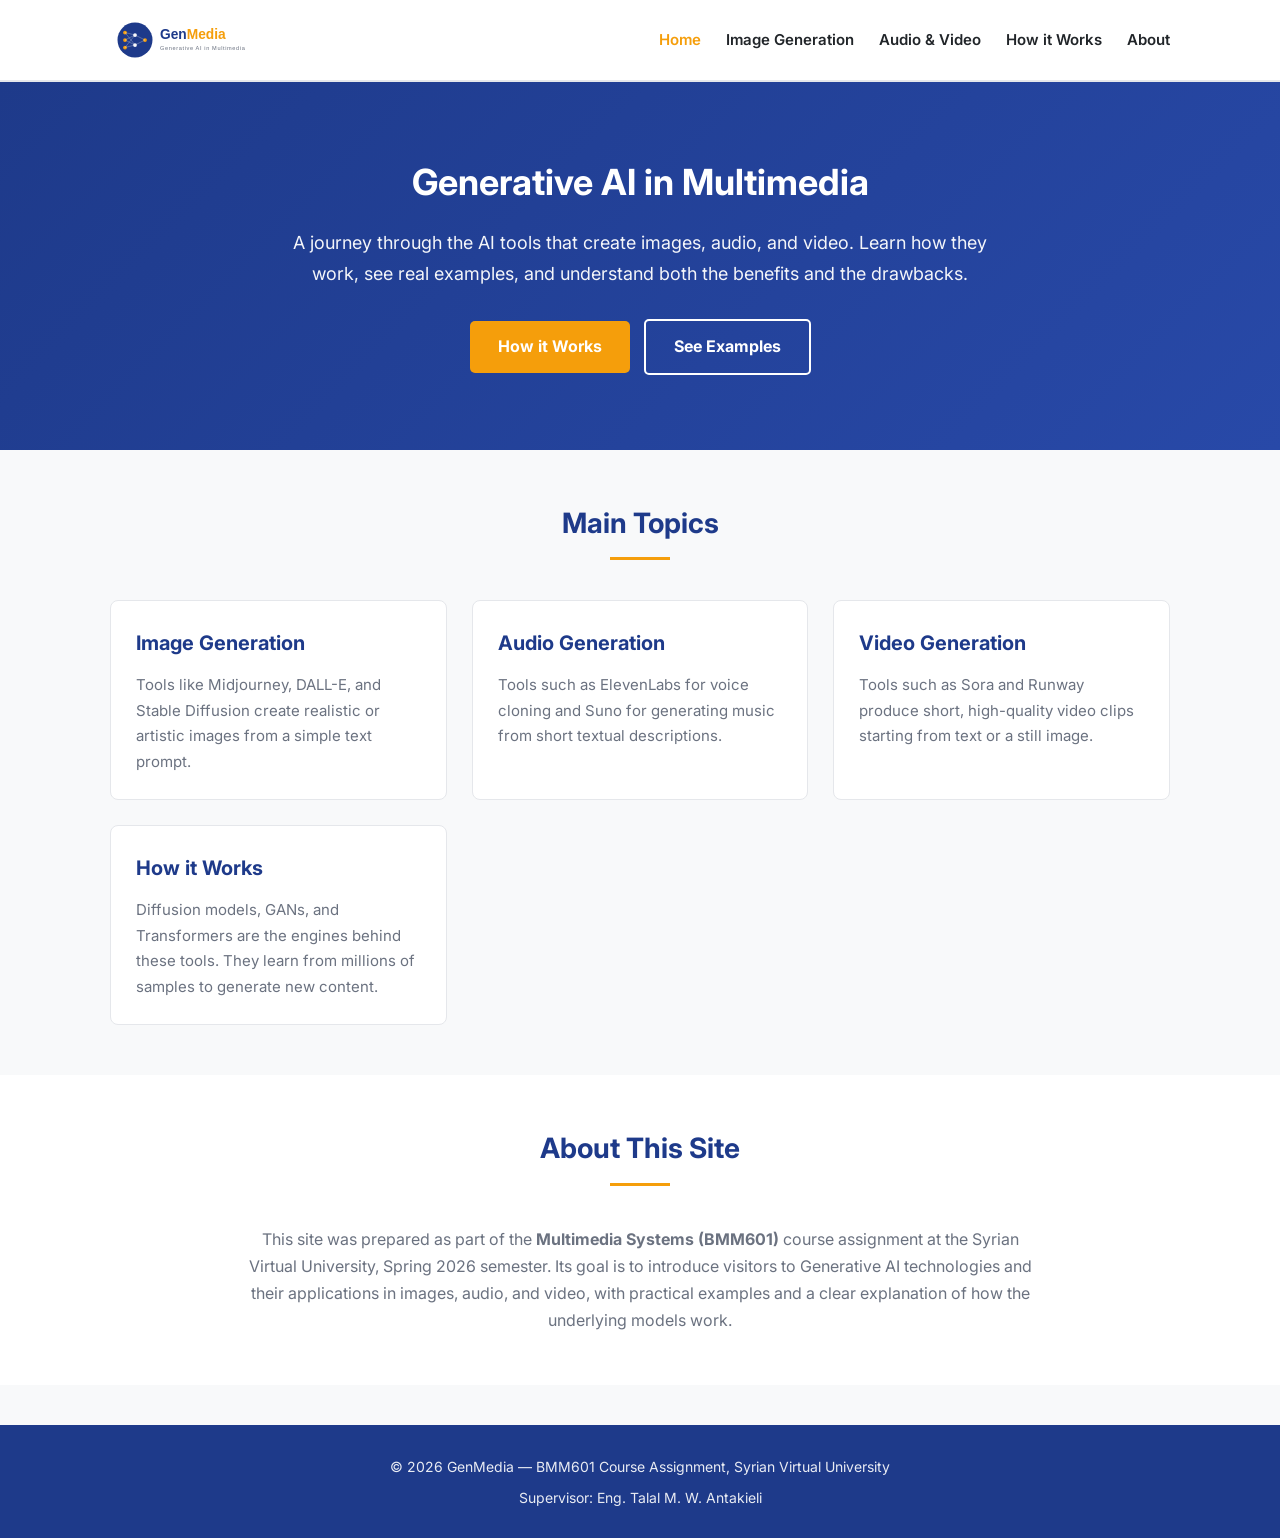
<file: public/index.html>
<!DOCTYPE html>
<html lang="en">
<head>
  <meta charset="UTF-8">
  <meta name="viewport" content="width=device-width, initial-scale=1.0">
  <title>GenMedia — Generative AI in Multimedia</title>
  <meta name="description" content="An introductory site about Generative AI technologies and their applications in multimedia systems.">

  <!-- Google Fonts -->
  <link rel="preconnect" href="https://fonts.googleapis.com">
  <link rel="preconnect" href="https://fonts.gstatic.com" crossorigin>
  <link href="https://fonts.googleapis.com/css2?family=Inter:wght@400;600;700&display=swap" rel="stylesheet">

  <!-- Stylesheet -->
  <link rel="stylesheet" href="css/style.css">

  <!-- Favicon -->
  <link rel="icon" type="image/svg+xml" href="assets/logo/logo.svg">
</head>
<body>

  <!-- ============ Header ============ -->
  <header class="site-header">
    <div class="container header-inner">
      <a href="index.html" class="logo">
        <img src="assets/logo/logo.svg" alt="GenMedia Logo">
      </a>

      <nav class="main-nav">
        <ul>
          <li><a href="index.html">Home</a></li>
          <li><a href="images.html">Image Generation</a></li>
          <li><a href="audio-video.html">Audio &amp; Video</a></li>
          <li><a href="how-it-works.html">How it Works</a></li>
          <li><a href="about.html">About</a></li>
        </ul>
      </nav>
    </div>
  </header>

  <!-- ============ Hero ============ -->
  <section class="hero">
    <div class="container">
      <h1>Generative AI in Multimedia</h1>
      <p>
        A journey through the AI tools that create images, audio, and video.
        Learn how they work, see real examples, and understand both the benefits and the drawbacks.
      </p>
      <a href="how-it-works.html" class="btn">How it Works</a>
      <a href="images.html" class="btn secondary">See Examples</a>
    </div>
  </section>

  <!-- ============ Main Topics ============ -->
  <section>
    <div class="container">
      <h2 class="section-title">Main Topics</h2>

      <div class="cards-grid">
        <!-- Card 1: Images -->
        <div class="card">
          <h3>Image Generation</h3>
          <p>
            Tools like Midjourney, DALL-E, and Stable Diffusion create
            realistic or artistic images from a simple text prompt.
          </p>
        </div>

        <!-- Card 2: Audio -->
        <div class="card">
          <h3>Audio Generation</h3>
          <p>
            Tools such as ElevenLabs for voice cloning and Suno for
            generating music from short textual descriptions.
          </p>
        </div>

        <!-- Card 3: Video -->
        <div class="card">
          <h3>Video Generation</h3>
          <p>
            Tools such as Sora and Runway produce short, high-quality
            video clips starting from text or a still image.
          </p>
        </div>

        <!-- Card 4: How it works -->
        <div class="card">
          <h3>How it Works</h3>
          <p>
            Diffusion models, GANs, and Transformers are the engines
            behind these tools. They learn from millions of samples to
            generate new content.
          </p>
        </div>
      </div>
    </div>
  </section>

  <!-- ============ About this site ============ -->
  <section style="background-color: white;">
    <div class="container">
      <h2 class="section-title">About This Site</h2>
      <p style="max-width: 800px; margin: 0 auto; text-align: center; color: var(--text-light); font-size: 16px;">
        This site was prepared as part of the
        <strong>Multimedia Systems (BMM601)</strong> course assignment
        at the Syrian Virtual University, Spring 2026 semester.
        Its goal is to introduce visitors to Generative AI technologies
        and their applications in images, audio, and video, with practical
        examples and a clear explanation of how the underlying models work.
      </p>
    </div>
  </section>

  <!-- ============ Footer ============ -->
  <footer class="site-footer">
    <div class="container">
      <p>&copy; 2026 GenMedia — BMM601 Course Assignment, Syrian Virtual University</p>
      <p>Supervisor: Eng. Talal M. W. Antakieli</p>
    </div>
  </footer>

  <script src="js/main.js"></script>
</body>
</html>
</file>
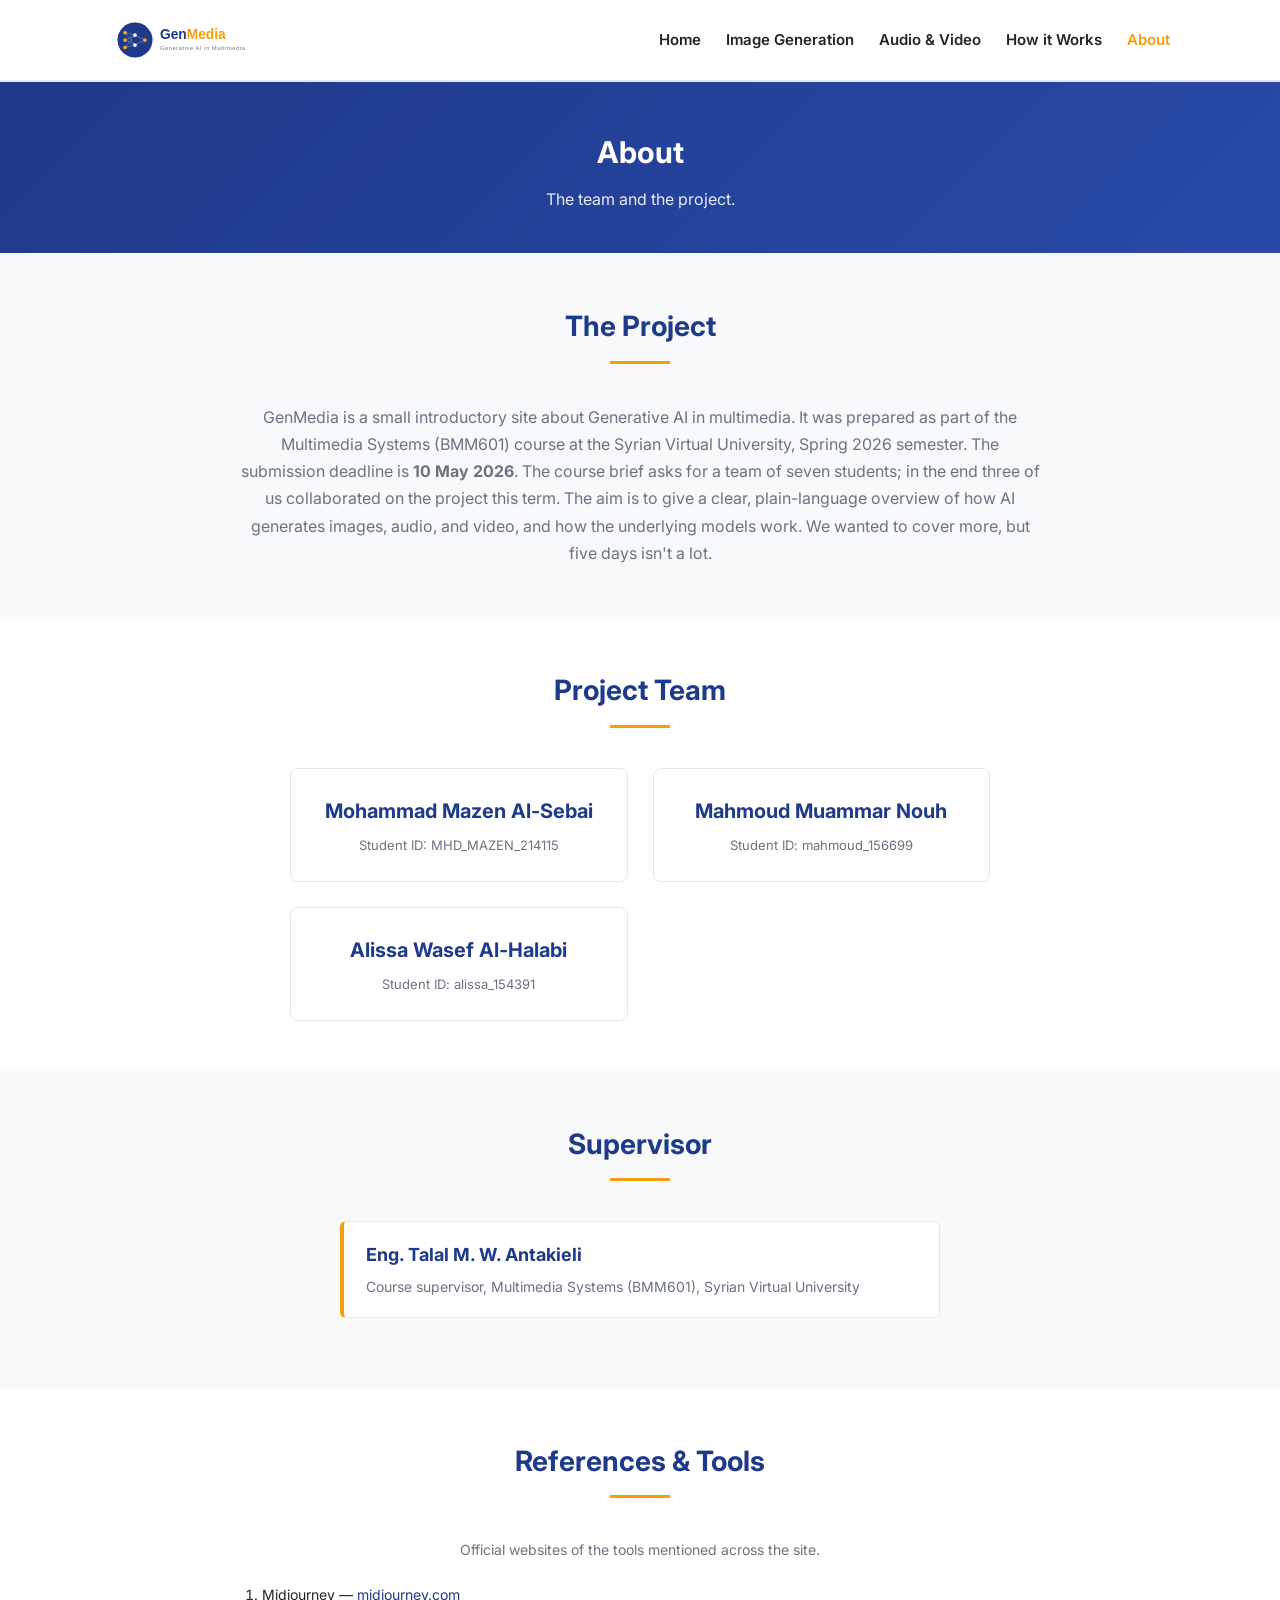
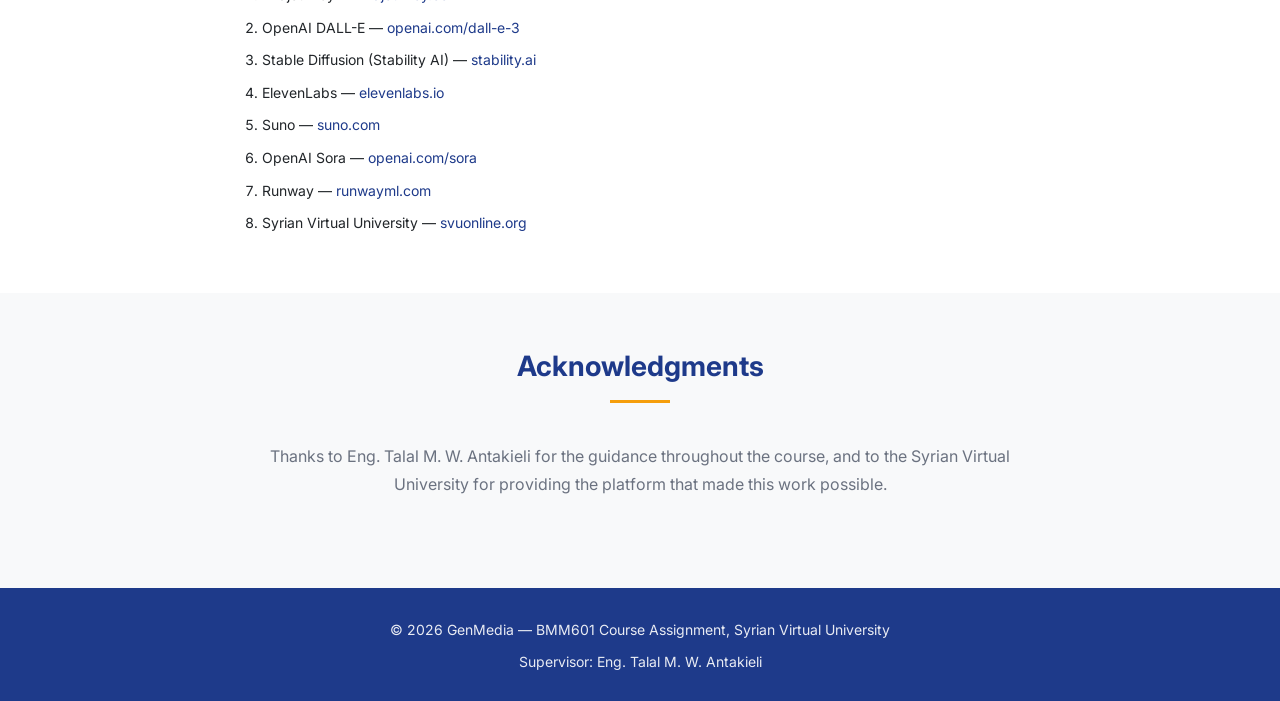
<file: public/about.html>
<!DOCTYPE html>
<html lang="en">
<head>
  <meta charset="UTF-8">
  <meta name="viewport" content="width=device-width, initial-scale=1.0">
  <title>About — GenMedia</title>
  <meta name="description" content="The team behind GenMedia, the supervisor, and the references used to build this site.">

  <!-- Google Fonts -->
  <link rel="preconnect" href="https://fonts.googleapis.com">
  <link rel="preconnect" href="https://fonts.gstatic.com" crossorigin>
  <link href="https://fonts.googleapis.com/css2?family=Inter:wght@400;600;700&display=swap" rel="stylesheet">

  <!-- Stylesheet -->
  <link rel="stylesheet" href="css/style.css">

  <!-- Favicon -->
  <link rel="icon" type="image/svg+xml" href="assets/logo/logo.svg">
</head>
<body>

  <!-- ============ Header ============ -->
  <header class="site-header">
    <div class="container header-inner">
      <a href="index.html" class="logo">
        <img src="assets/logo/logo.svg" alt="GenMedia Logo">
      </a>

      <nav class="main-nav">
        <ul>
          <li><a href="index.html">Home</a></li>
          <li><a href="images.html">Image Generation</a></li>
          <li><a href="audio-video.html">Audio &amp; Video</a></li>
          <li><a href="how-it-works.html">How it Works</a></li>
          <li><a href="about.html">About</a></li>
        </ul>
      </nav>
    </div>
  </header>

  <!-- ============ Page Hero ============ -->
  <section class="page-hero">
    <div class="container">
      <h1>About</h1>
      <p>The team and the project.</p>
    </div>
  </section>

  <!-- ============ Project Overview ============ -->
  <section>
    <div class="container">
      <h2 class="section-title">The Project</h2>
      <p style="max-width: 800px; margin: 0 auto; text-align: center; color: var(--text-light); font-size: 16px;">
        GenMedia is a small introductory site about Generative AI in
        multimedia. It was prepared as part of the Multimedia Systems
        (BMM601) course at the Syrian Virtual University, Spring 2026
        semester. The submission deadline is <strong>10 May 2026</strong>.
        The course brief asks for a team of seven students; in the end
        three of us collaborated on the project this term.
        The aim is to give a clear, plain-language overview of how AI
        generates images, audio, and video, and how the underlying
        models work. We wanted to cover more, but five days isn't a lot.
      </p>
    </div>
  </section>

  <!-- ============ Team ============ -->
  <section style="background-color: white;">
    <div class="container">
      <h2 class="section-title">Project Team</h2>

      <div class="cards-grid" style="max-width: 700px; margin: 0 auto;">
        <div class="card team-card">
          <h3>Mohammad Mazen Al-Sebai</h3>
          <p style="font-size: 13px; color: var(--text-light); margin-top: 6px;">Student ID: MHD_MAZEN_214115</p>
        </div>

        <div class="card team-card">
          <h3>Mahmoud Muammar Nouh</h3>
          <p style="font-size: 13px; color: var(--text-light); margin-top: 6px;">Student ID: mahmoud_156699</p>
        </div>

        <div class="card team-card">
          <h3>Alissa Wasef Al-Halabi</h3>
          <p style="font-size: 13px; color: var(--text-light); margin-top: 6px;">Student ID: alissa_154391</p>
        </div>
      </div>
    </div>
  </section>

  <!-- ============ Supervisor ============ -->
  <section>
    <div class="container">
      <h2 class="section-title">Supervisor</h2>

      <div class="supervisor-block">
        <h3>Eng. Talal M. W. Antakieli</h3>
        <p>Course supervisor, Multimedia Systems (BMM601), Syrian Virtual University</p>
      </div>
    </div>
  </section>

  <!-- ============ References ============ -->
  <section style="background-color: white;">
    <div class="container">
      <h2 class="section-title">References &amp; Tools</h2>
      <p style="text-align: center; color: var(--text-light); font-size: 14px; margin-bottom: 20px;">
        Official websites of the tools mentioned across the site.
      </p>

      <ol class="references">
        <li>Midjourney — <a href="https://www.midjourney.com" target="_blank" rel="noopener">midjourney.com</a></li>
        <li>OpenAI DALL-E — <a href="https://openai.com/dall-e-3" target="_blank" rel="noopener">openai.com/dall-e-3</a></li>
        <li>Stable Diffusion (Stability AI) — <a href="https://stability.ai" target="_blank" rel="noopener">stability.ai</a></li>
        <li>ElevenLabs — <a href="https://elevenlabs.io" target="_blank" rel="noopener">elevenlabs.io</a></li>
        <li>Suno — <a href="https://suno.com" target="_blank" rel="noopener">suno.com</a></li>
        <li>OpenAI Sora — <a href="https://openai.com/sora" target="_blank" rel="noopener">openai.com/sora</a></li>
        <li>Runway — <a href="https://runwayml.com" target="_blank" rel="noopener">runwayml.com</a></li>
        <li>Syrian Virtual University — <a href="https://svuonline.org" target="_blank" rel="noopener">svuonline.org</a></li>
      </ol>
    </div>
  </section>

  <!-- ============ Acknowledgments ============ -->
  <section>
    <div class="container">
      <h2 class="section-title">Acknowledgments</h2>
      <p style="max-width: 800px; margin: 0 auto; text-align: center; color: var(--text-light); font-size: 16px;">
        Thanks to Eng. Talal M. W. Antakieli for the guidance throughout
        the course, and to the Syrian Virtual University for providing
        the platform that made this work possible.
      </p>
    </div>
  </section>

  <!-- ============ Footer ============ -->
  <footer class="site-footer">
    <div class="container">
      <p>&copy; 2026 GenMedia — BMM601 Course Assignment, Syrian Virtual University</p>
      <p>Supervisor: Eng. Talal M. W. Antakieli</p>
    </div>
  </footer>

  <script src="js/main.js"></script>
</body>
</html>
</file>
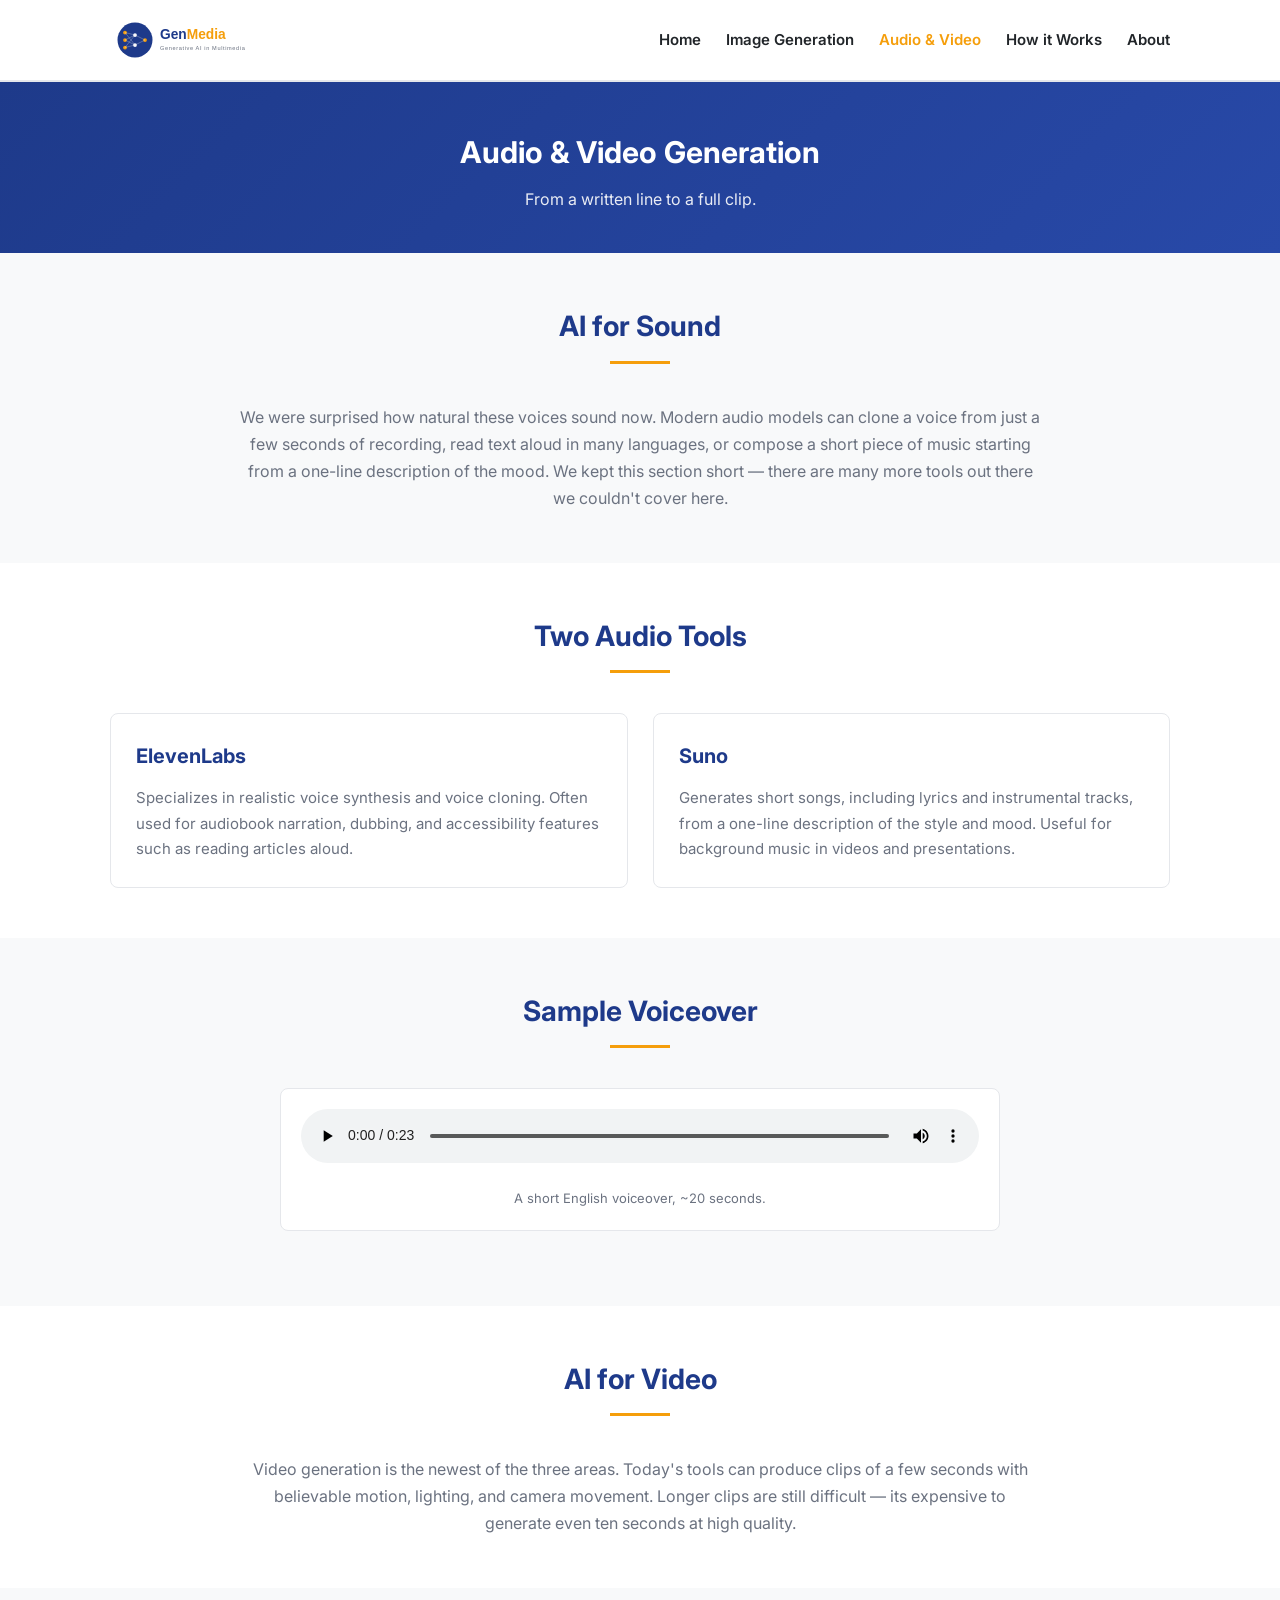
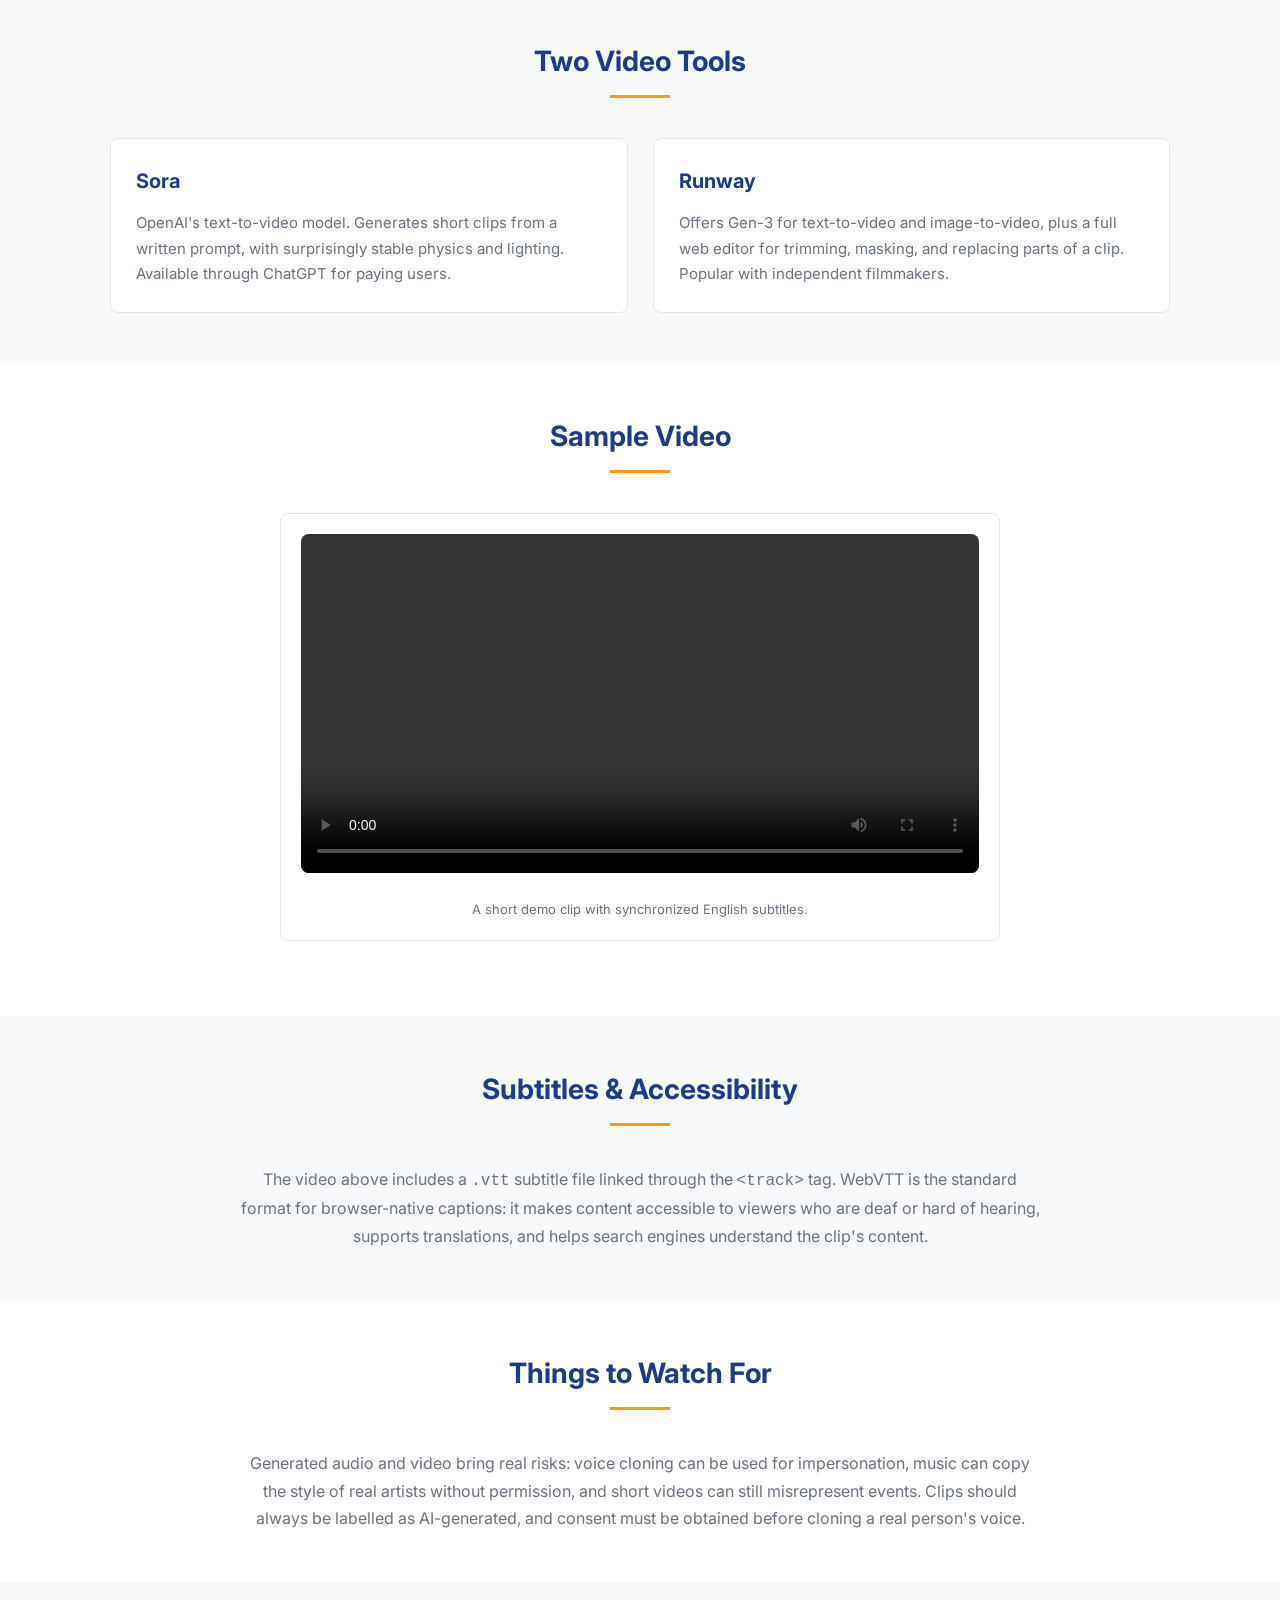
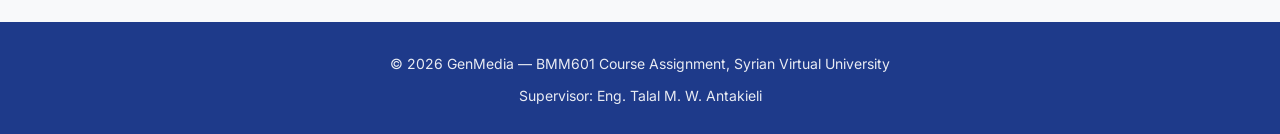
<file: public/audio-video.html>
<!DOCTYPE html>
<html lang="en">
<head>
  <meta charset="UTF-8">
  <meta name="viewport" content="width=device-width, initial-scale=1.0">
  <title>Audio &amp; Video Generation — GenMedia</title>
  <meta name="description" content="AI tools for generating audio and video: ElevenLabs, Suno, Sora, Runway. Includes a sample voiceover and a short video with subtitles.">

  <!-- Google Fonts -->
  <link rel="preconnect" href="https://fonts.googleapis.com">
  <link rel="preconnect" href="https://fonts.gstatic.com" crossorigin>
  <link href="https://fonts.googleapis.com/css2?family=Inter:wght@400;600;700&display=swap" rel="stylesheet">

  <!-- Stylesheet -->
  <link rel="stylesheet" href="css/style.css">

  <!-- Favicon -->
  <link rel="icon" type="image/svg+xml" href="assets/logo/logo.svg">
</head>
<body>

  <!-- ============ Header ============ -->
  <header class="site-header">
    <div class="container header-inner">
      <a href="index.html" class="logo">
        <img src="assets/logo/logo.svg" alt="GenMedia Logo">
      </a>

      <nav class="main-nav">
        <ul>
          <li><a href="index.html">Home</a></li>
          <li><a href="images.html">Image Generation</a></li>
          <li><a href="audio-video.html">Audio &amp; Video</a></li>
          <li><a href="how-it-works.html">How it Works</a></li>
          <li><a href="about.html">About</a></li>
        </ul>
      </nav>
    </div>
  </header>

  <!-- ============ Page Hero ============ -->
  <section class="page-hero">
    <div class="container">
      <h1>Audio &amp; Video Generation</h1>
      <p>From a written line to a full clip.</p>
    </div>
  </section>

  <!-- ============ Audio Intro ============ -->
  <section>
    <div class="container">
      <h2 class="section-title">AI for Sound</h2>
      <p style="max-width: 800px; margin: 0 auto; text-align: center; color: var(--text-light); font-size: 16px;">
        We were surprised how natural these voices sound now. Modern audio
        models can clone a voice from just a few seconds of recording, read
        text aloud in many languages, or compose a short piece of music
        starting from a one-line description of the mood. We kept this
        section short — there are many more tools out there we couldn't
        cover here.
      </p>
    </div>
  </section>

  <!-- ============ Audio Tools ============ -->
  <section style="background-color: white;">
    <div class="container">
      <h2 class="section-title">Two Audio Tools</h2>

      <div class="cards-grid">
        <div class="card">
          <h3>ElevenLabs</h3>
          <p>
            Specializes in realistic voice synthesis and voice cloning.
            Often used for audiobook narration, dubbing, and accessibility
            features such as reading articles aloud.
          </p>
        </div>

        <div class="card">
          <h3>Suno</h3>
          <p>
            Generates short songs, including lyrics and instrumental tracks,
            from a one-line description of the style and mood. Useful for
            background music in videos and presentations.
          </p>
        </div>
      </div>
    </div>
  </section>

  <!-- ============ Audio Sample ============ -->
  <section>
    <div class="container">
      <h2 class="section-title">Sample Voiceover</h2>

      <div class="media-block">
        <audio controls>
          <source src="assets/audio/voiceover.mp3" type="audio/mpeg">
          Your browser does not support the audio element.
        </audio>
        <p class="media-caption">A short English voiceover, ~20 seconds.</p>
      </div>
    </div>
  </section>

  <!-- ============ Video Intro ============ -->
  <section style="background-color: white;">
    <div class="container">
      <h2 class="section-title">AI for Video</h2>
      <p style="max-width: 800px; margin: 0 auto; text-align: center; color: var(--text-light); font-size: 16px;">
        Video generation is the newest of the three areas. Today's tools can
        produce clips of a few seconds with believable motion, lighting,
        and camera movement. Longer clips are still difficult — its
        expensive to generate even ten seconds at high quality.
      </p>
    </div>
  </section>

  <!-- ============ Video Tools ============ -->
  <section>
    <div class="container">
      <h2 class="section-title">Two Video Tools</h2>

      <div class="cards-grid">
        <div class="card">
          <h3>Sora</h3>
          <p>
            OpenAI's text-to-video model. Generates short clips from a
            written prompt, with surprisingly stable physics and lighting.
            Available through ChatGPT for paying users.
          </p>
        </div>

        <div class="card">
          <h3>Runway</h3>
          <p>
            Offers Gen-3 for text-to-video and image-to-video, plus a full
            web editor for trimming, masking, and replacing parts of a clip.
            Popular with independent filmmakers.
          </p>
        </div>
      </div>
    </div>
  </section>

  <!-- ============ Video Sample ============ -->
  <section style="background-color: white;">
    <div class="container">
      <h2 class="section-title">Sample Video</h2>

      <div class="media-block">
        <video controls>
          <source src="assets/videos/demo.mp4" type="video/mp4">
          <track src="assets/videos/demo.vtt" kind="subtitles" srclang="en" label="English" default>
          Your browser does not support the video element.
        </video>
        <p class="media-caption">A short demo clip with synchronized English subtitles.</p>
      </div>
    </div>
  </section>

  <!-- ============ Subtitles & Accessibility ============ -->
  <section>
    <div class="container">
      <h2 class="section-title">Subtitles &amp; Accessibility</h2>
      <p style="max-width: 800px; margin: 0 auto; text-align: center; color: var(--text-light); font-size: 16px;">
        The video above includes a <code>.vtt</code> subtitle file linked
        through the <code>&lt;track&gt;</code> tag. WebVTT is the standard
        format for browser-native captions: it makes content accessible to
        viewers who are deaf or hard of hearing, supports translations, and
        helps search engines understand the clip's content.
      </p>
    </div>
  </section>

  <!-- ============ Limitations ============ -->
  <section style="background-color: white;">
    <div class="container">
      <h2 class="section-title">Things to Watch For</h2>
      <p style="max-width: 800px; margin: 0 auto; text-align: center; color: var(--text-light); font-size: 16px;">
        Generated audio and video bring real risks: voice cloning can be
        used for impersonation, music can copy the style of real artists
        without permission, and short videos can still misrepresent events.
        Clips should always be labelled as AI-generated, and consent must
        be obtained before cloning a real person's voice.
      </p>
    </div>
  </section>

  <!-- ============ Footer ============ -->
  <footer class="site-footer">
    <div class="container">
      <p>&copy; 2026 GenMedia — BMM601 Course Assignment, Syrian Virtual University</p>
      <p>Supervisor: Eng. Talal M. W. Antakieli</p>
    </div>
  </footer>

  <script src="js/main.js"></script>
</body>
</html>
</file>
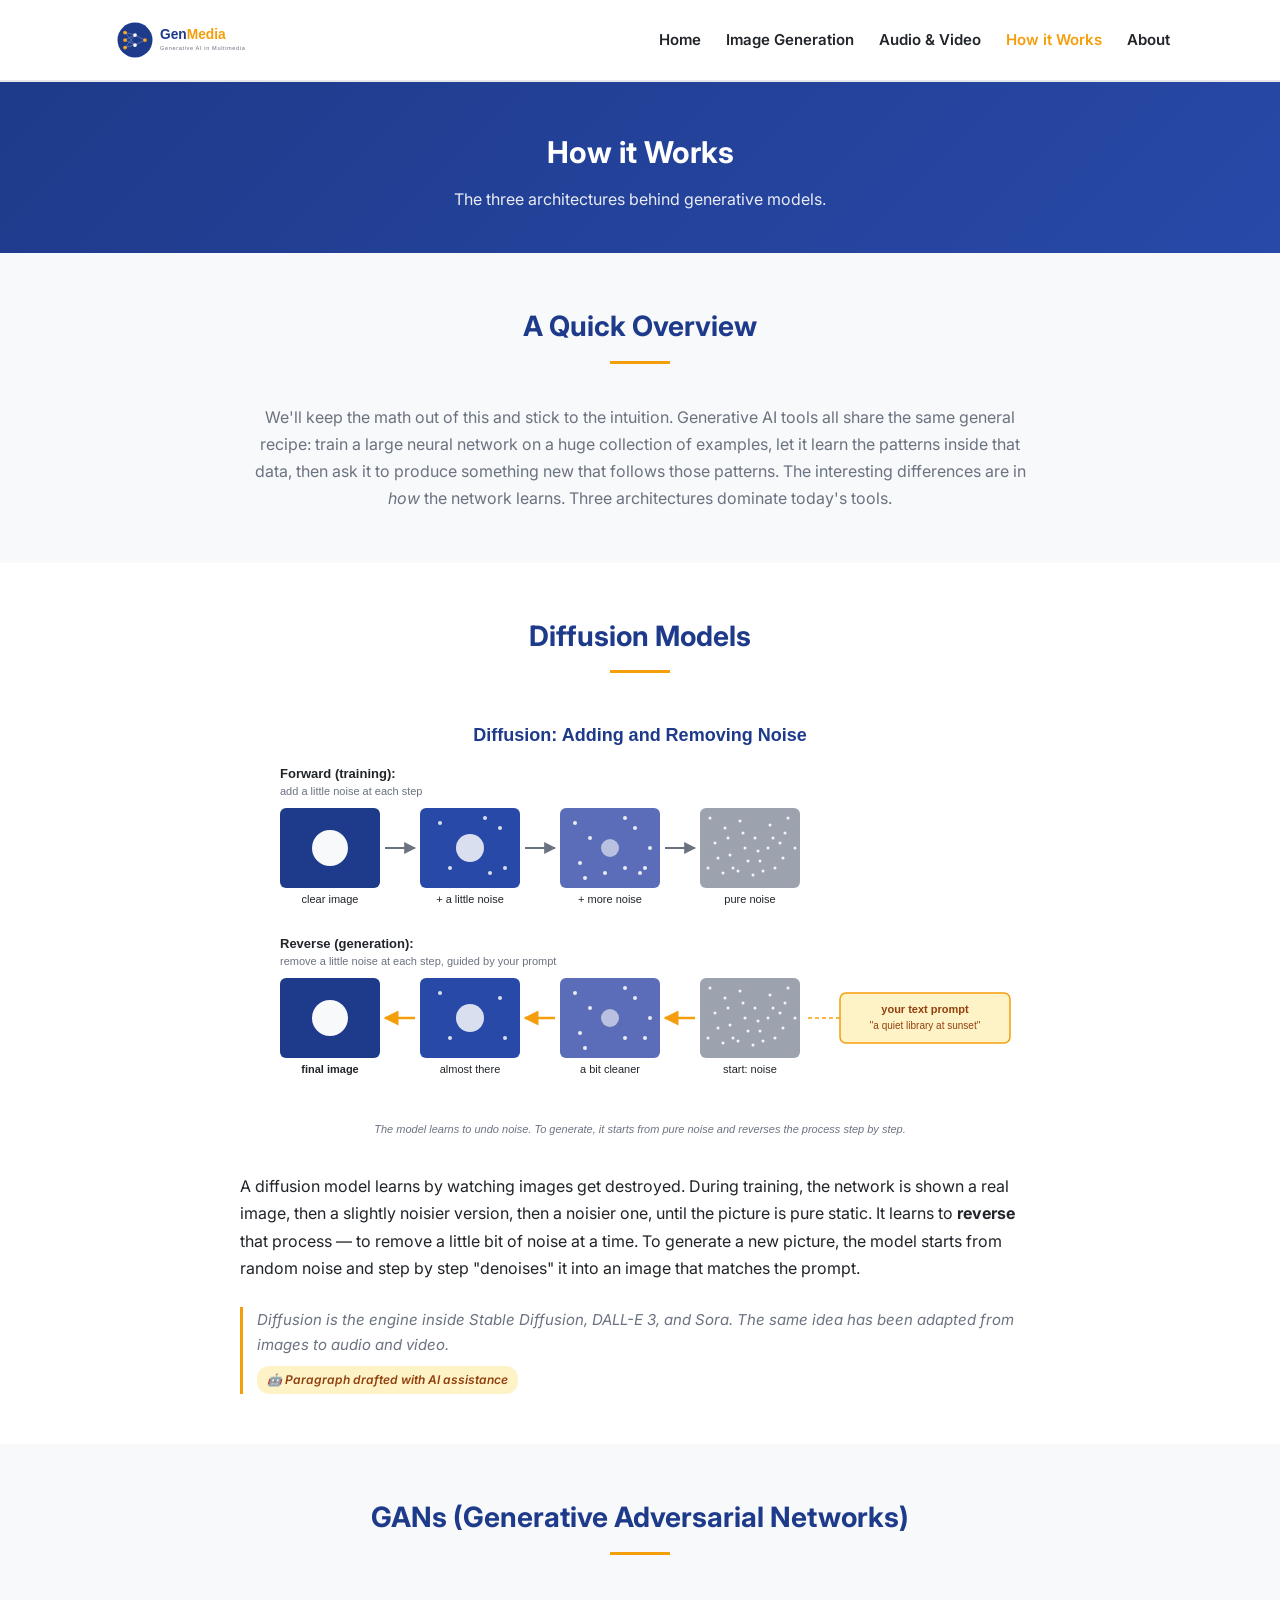
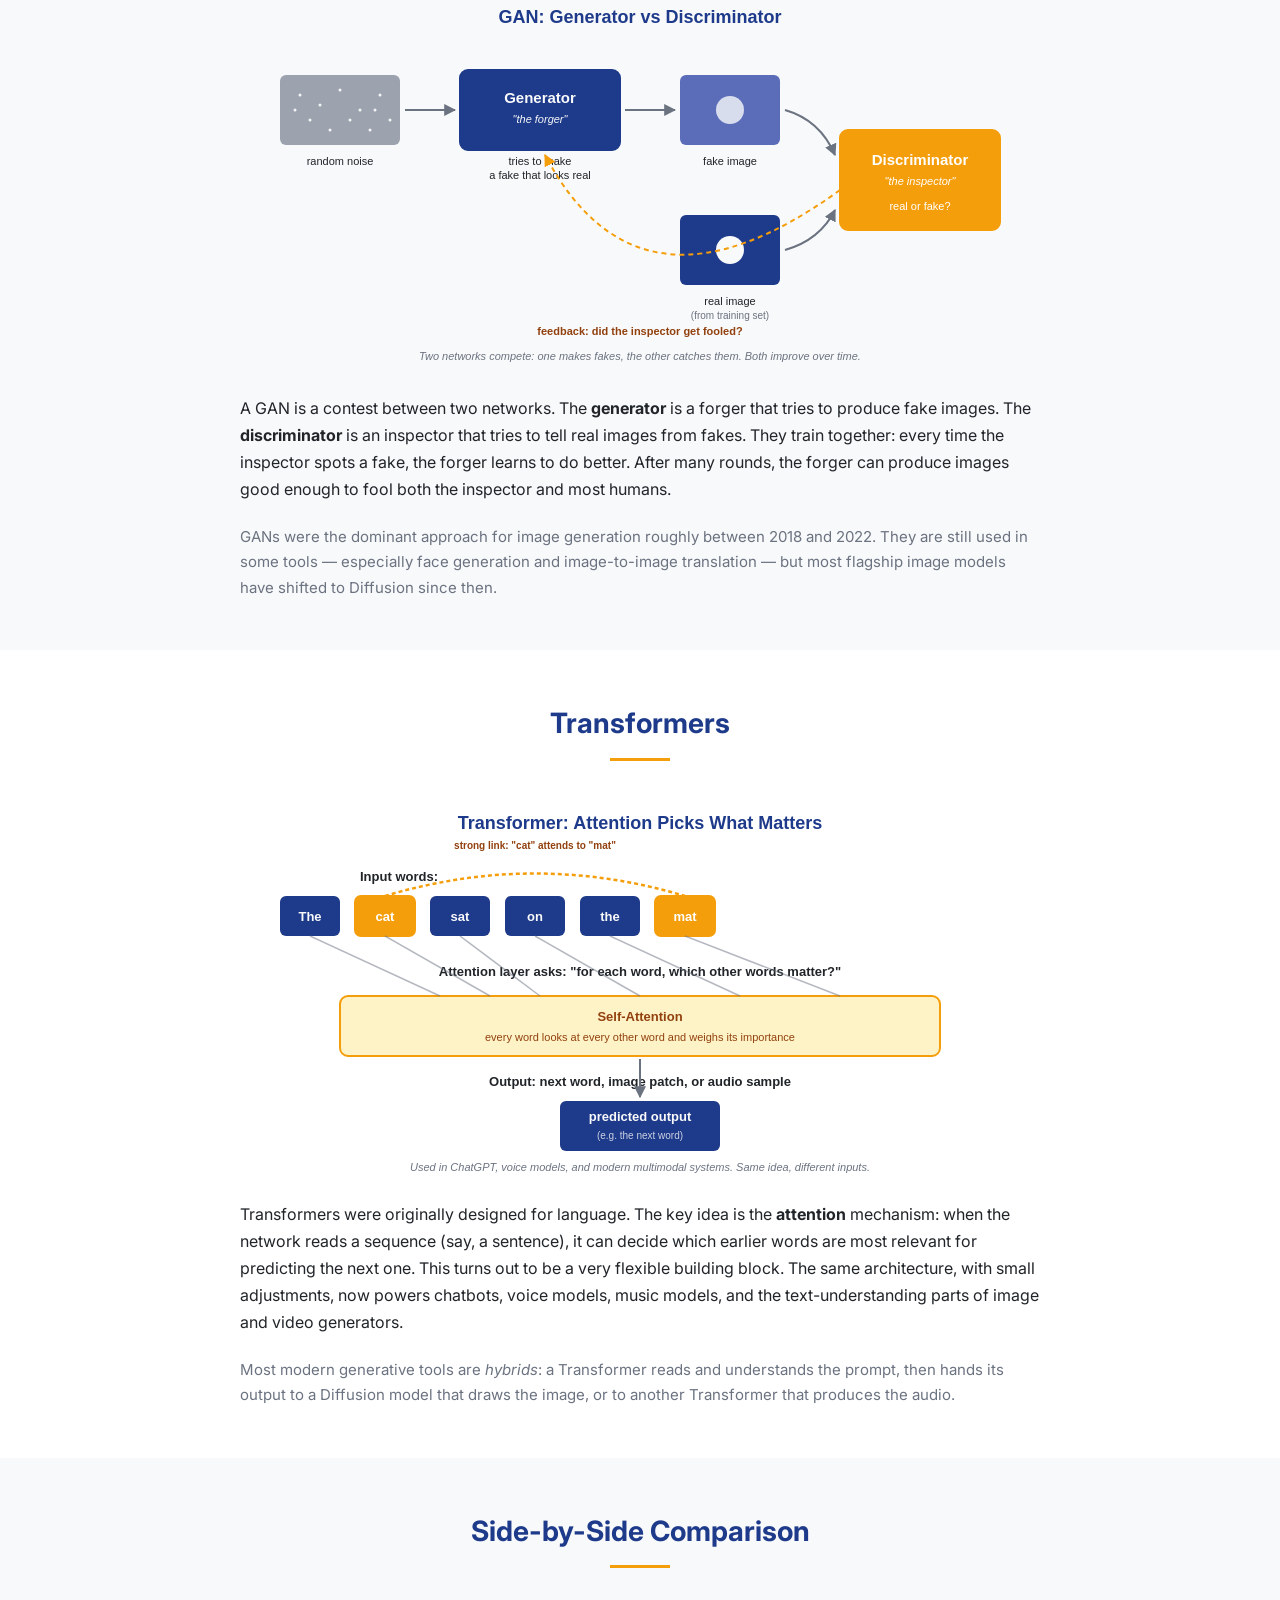
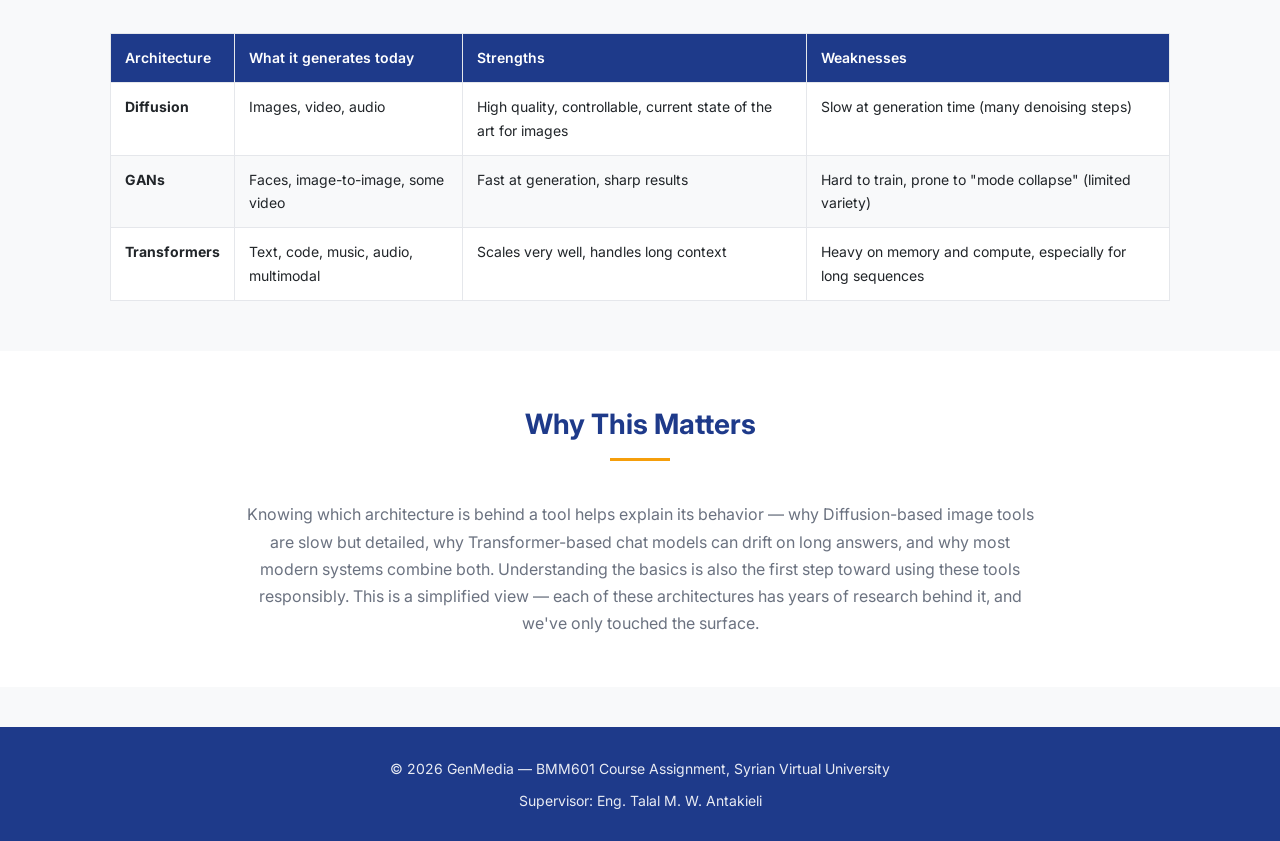
<file: public/how-it-works.html>
<!DOCTYPE html>
<html lang="en">
<head>
  <meta charset="UTF-8">
  <meta name="viewport" content="width=device-width, initial-scale=1.0">
  <title>How it Works — GenMedia</title>
  <meta name="description" content="The three architectures behind generative AI: Diffusion models, GANs, and Transformers, explained in plain English.">

  <!-- Google Fonts -->
  <link rel="preconnect" href="https://fonts.googleapis.com">
  <link rel="preconnect" href="https://fonts.gstatic.com" crossorigin>
  <link href="https://fonts.googleapis.com/css2?family=Inter:wght@400;600;700&display=swap" rel="stylesheet">

  <!-- Stylesheet -->
  <link rel="stylesheet" href="css/style.css">

  <!-- Favicon -->
  <link rel="icon" type="image/svg+xml" href="assets/logo/logo.svg">
</head>
<body>

  <!-- ============ Header ============ -->
  <header class="site-header">
    <div class="container header-inner">
      <a href="index.html" class="logo">
        <img src="assets/logo/logo.svg" alt="GenMedia Logo">
      </a>

      <nav class="main-nav">
        <ul>
          <li><a href="index.html">Home</a></li>
          <li><a href="images.html">Image Generation</a></li>
          <li><a href="audio-video.html">Audio &amp; Video</a></li>
          <li><a href="how-it-works.html">How it Works</a></li>
          <li><a href="about.html">About</a></li>
        </ul>
      </nav>
    </div>
  </header>

  <!-- ============ Page Hero ============ -->
  <section class="page-hero">
    <div class="container">
      <h1>How it Works</h1>
      <p>The three architectures behind generative models.</p>
    </div>
  </section>

  <!-- ============ Intro ============ -->
  <section>
    <div class="container">
      <h2 class="section-title">A Quick Overview</h2>
      <p style="max-width: 800px; margin: 0 auto; text-align: center; color: var(--text-light); font-size: 16px;">
        We'll keep the math out of this and stick to the intuition.
        Generative AI tools all share the same general recipe: train a large
        neural network on a huge collection of examples, let it learn the
        patterns inside that data, then ask it to produce something new
        that follows those patterns. The interesting differences are in
        <em>how</em> the network learns. Three architectures dominate
        today's tools.
      </p>
    </div>
  </section>

  <!-- ============ Diffusion ============ -->
  <section style="background-color: white;">
    <div class="container">
      <h2 class="section-title">Diffusion Models</h2>

      <img src="assets/diagrams/diffusion-diagram.svg"
           alt="Diffusion model: forward step adds noise to an image, reverse step removes it to generate a new picture"
           style="width: 100%; max-width: 800px; height: auto; display: block; margin: 20px auto;">

      <p style="max-width: 800px; margin: 0 auto; color: var(--text); font-size: 16px;">
        A diffusion model learns by watching images get destroyed. During
        training, the network is shown a real image, then a slightly noisier
        version, then a noisier one, until the picture is pure static.
        It learns to <strong>reverse</strong> that process — to remove a
        little bit of noise at a time. To generate a new picture, the model
        starts from random noise and step by step "denoises" it into an
        image that matches the prompt.
      </p>

      <p style="max-width: 800px; margin: 25px auto 0; color: var(--text-light); font-size: 15px; font-style: italic; border-left: 3px solid var(--accent); padding-left: 14px;">
        Diffusion is the engine inside Stable Diffusion, DALL-E 3, and
        Sora. The same idea has been adapted from images to audio and video.
        <br>
        <span class="ai-badge">🤖 Paragraph drafted with AI assistance</span>
      </p>
    </div>
  </section>

  <!-- ============ GANs ============ -->
  <section>
    <div class="container">
      <h2 class="section-title">GANs (Generative Adversarial Networks)</h2>

      <img src="assets/diagrams/gan-diagram.svg"
           alt="GAN: a generator network produces fakes while a discriminator network judges them; both train against each other"
           style="width: 100%; max-width: 800px; height: auto; display: block; margin: 20px auto;">

      <p style="max-width: 800px; margin: 0 auto; color: var(--text); font-size: 16px;">
        A GAN is a contest between two networks. The <strong>generator</strong>
        is a forger that tries to produce fake images. The <strong>discriminator</strong>
        is an inspector that tries to tell real images from fakes. They train
        together: every time the inspector spots a fake, the forger learns
        to do better. After many rounds, the forger can produce images good
        enough to fool both the inspector and most humans.
      </p>

      <p style="max-width: 800px; margin: 20px auto 0; color: var(--text-light); font-size: 15px;">
        GANs were the dominant approach for image generation roughly between
        2018 and 2022. They are still used in some tools — especially face
        generation and image-to-image translation — but most flagship image
        models have shifted to Diffusion since then.
      </p>
    </div>
  </section>

  <!-- ============ Transformers ============ -->
  <section style="background-color: white;">
    <div class="container">
      <h2 class="section-title">Transformers</h2>

      <img src="assets/diagrams/transformer-diagram.svg"
           alt="Transformer: input tokens flow through self-attention layers; each token can attend to all others to predict the next"
           style="width: 100%; max-width: 800px; height: auto; display: block; margin: 20px auto;">

      <p style="max-width: 800px; margin: 0 auto; color: var(--text); font-size: 16px;">
        Transformers were originally designed for language. The key idea is
        the <strong>attention</strong> mechanism: when the network reads a
        sequence (say, a sentence), it can decide which earlier words are
        most relevant for predicting the next one. This turns out to be a
        very flexible building block. The same architecture, with small
        adjustments, now powers chatbots, voice models, music models, and
        the text-understanding parts of image and video generators.
      </p>

      <p style="max-width: 800px; margin: 20px auto 0; color: var(--text-light); font-size: 15px;">
        Most modern generative tools are <em>hybrids</em>: a Transformer
        reads and understands the prompt, then hands its output to a
        Diffusion model that draws the image, or to another Transformer
        that produces the audio.
      </p>
    </div>
  </section>

  <!-- ============ Comparison Table ============ -->
  <section>
    <div class="container">
      <h2 class="section-title">Side-by-Side Comparison</h2>

      <div style="overflow-x: auto;">
        <table class="compare-table">
          <thead>
            <tr>
              <th>Architecture</th>
              <th>What it generates today</th>
              <th>Strengths</th>
              <th>Weaknesses</th>
            </tr>
          </thead>
          <tbody>
            <tr>
              <td><strong>Diffusion</strong></td>
              <td>Images, video, audio</td>
              <td>High quality, controllable, current state of the art for images</td>
              <td>Slow at generation time (many denoising steps)</td>
            </tr>
            <tr>
              <td><strong>GANs</strong></td>
              <td>Faces, image-to-image, some video</td>
              <td>Fast at generation, sharp results</td>
              <td>Hard to train, prone to "mode collapse" (limited variety)</td>
            </tr>
            <tr>
              <td><strong>Transformers</strong></td>
              <td>Text, code, music, audio, multimodal</td>
              <td>Scales very well, handles long context</td>
              <td>Heavy on memory and compute, especially for long sequences</td>
            </tr>
          </tbody>
        </table>
      </div>
    </div>
  </section>

  <!-- ============ Why it Matters ============ -->
  <section style="background-color: white;">
    <div class="container">
      <h2 class="section-title">Why This Matters</h2>
      <p style="max-width: 800px; margin: 0 auto; text-align: center; color: var(--text-light); font-size: 16px;">
        Knowing which architecture is behind a tool helps explain its
        behavior — why Diffusion-based image tools are slow but detailed,
        why Transformer-based chat models can drift on long answers, and
        why most modern systems combine both. Understanding the basics
        is also the first step toward using these tools responsibly.
        This is a simplified view — each of these architectures has years
        of research behind it, and we've only touched the surface.
      </p>
    </div>
  </section>

  <!-- ============ Footer ============ -->
  <footer class="site-footer">
    <div class="container">
      <p>&copy; 2026 GenMedia — BMM601 Course Assignment, Syrian Virtual University</p>
      <p>Supervisor: Eng. Talal M. W. Antakieli</p>
    </div>
  </footer>

  <script src="js/main.js"></script>
</body>
</html>
</file>
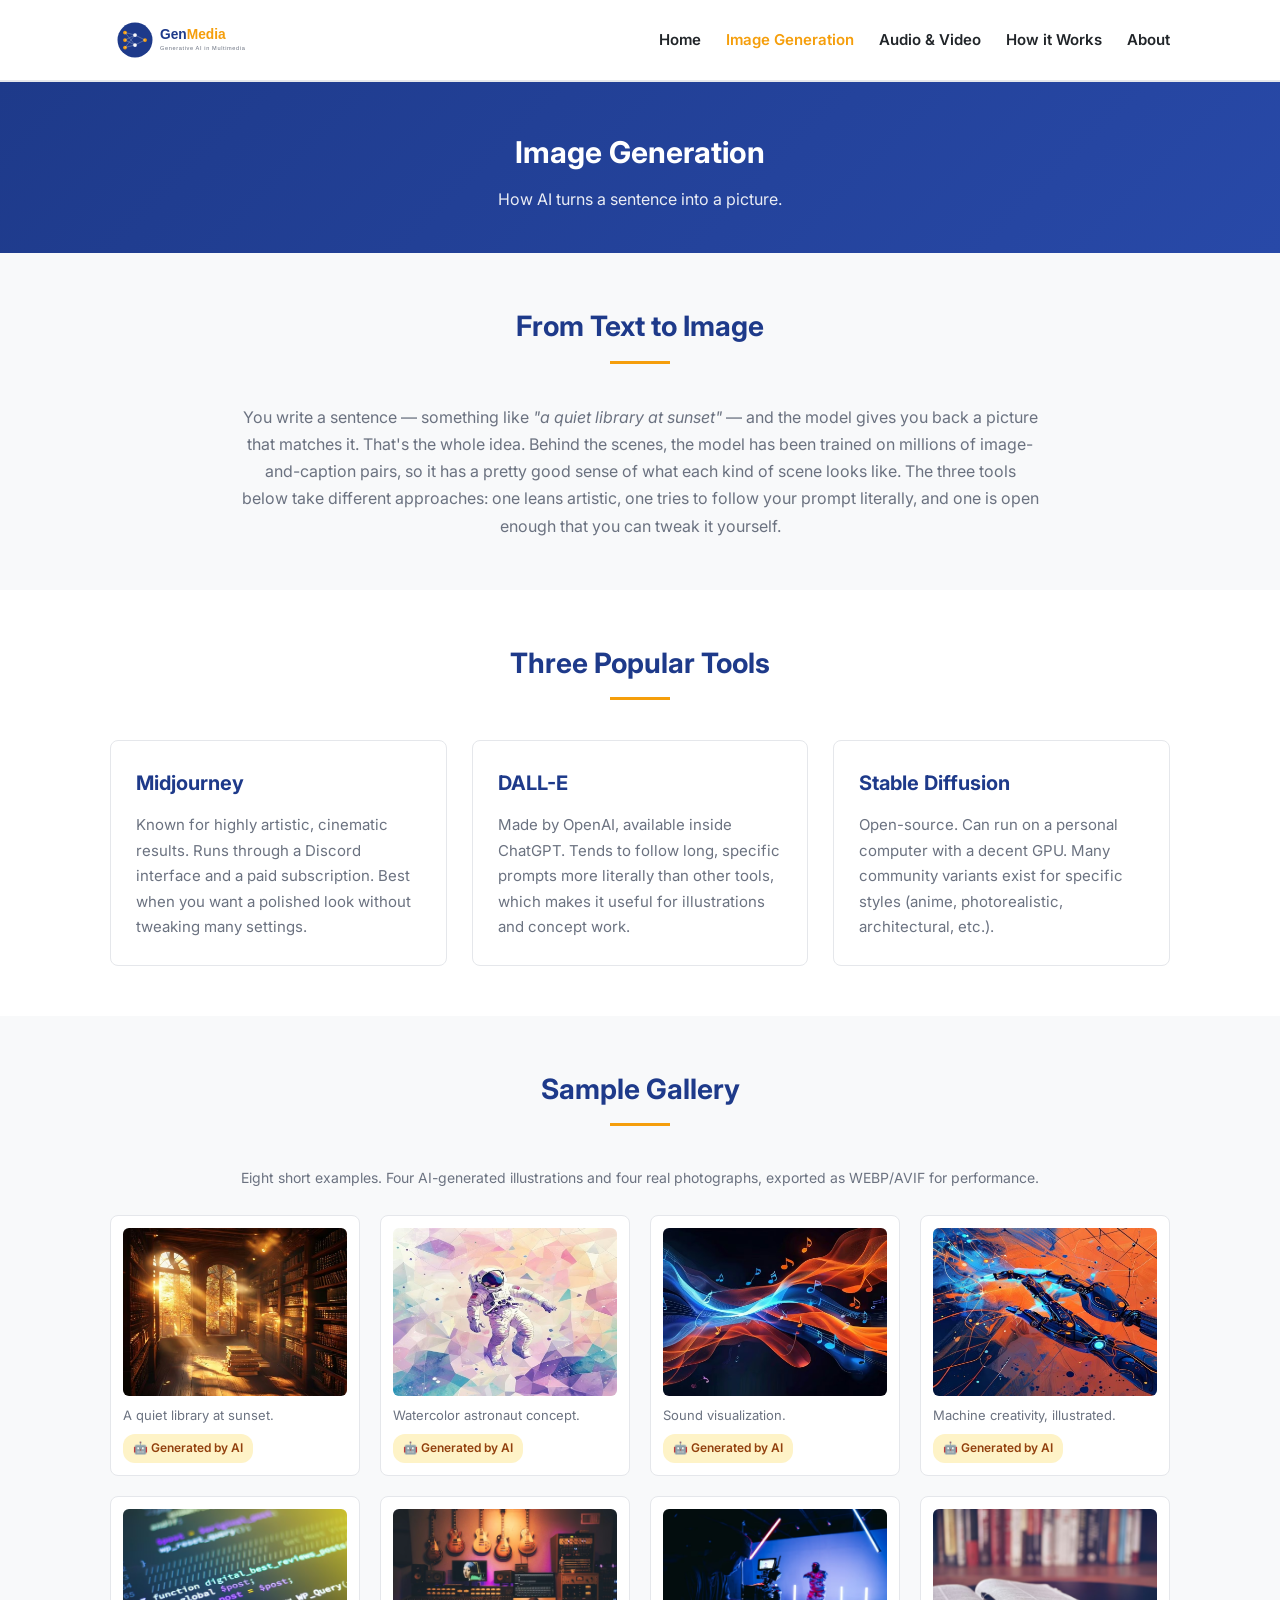
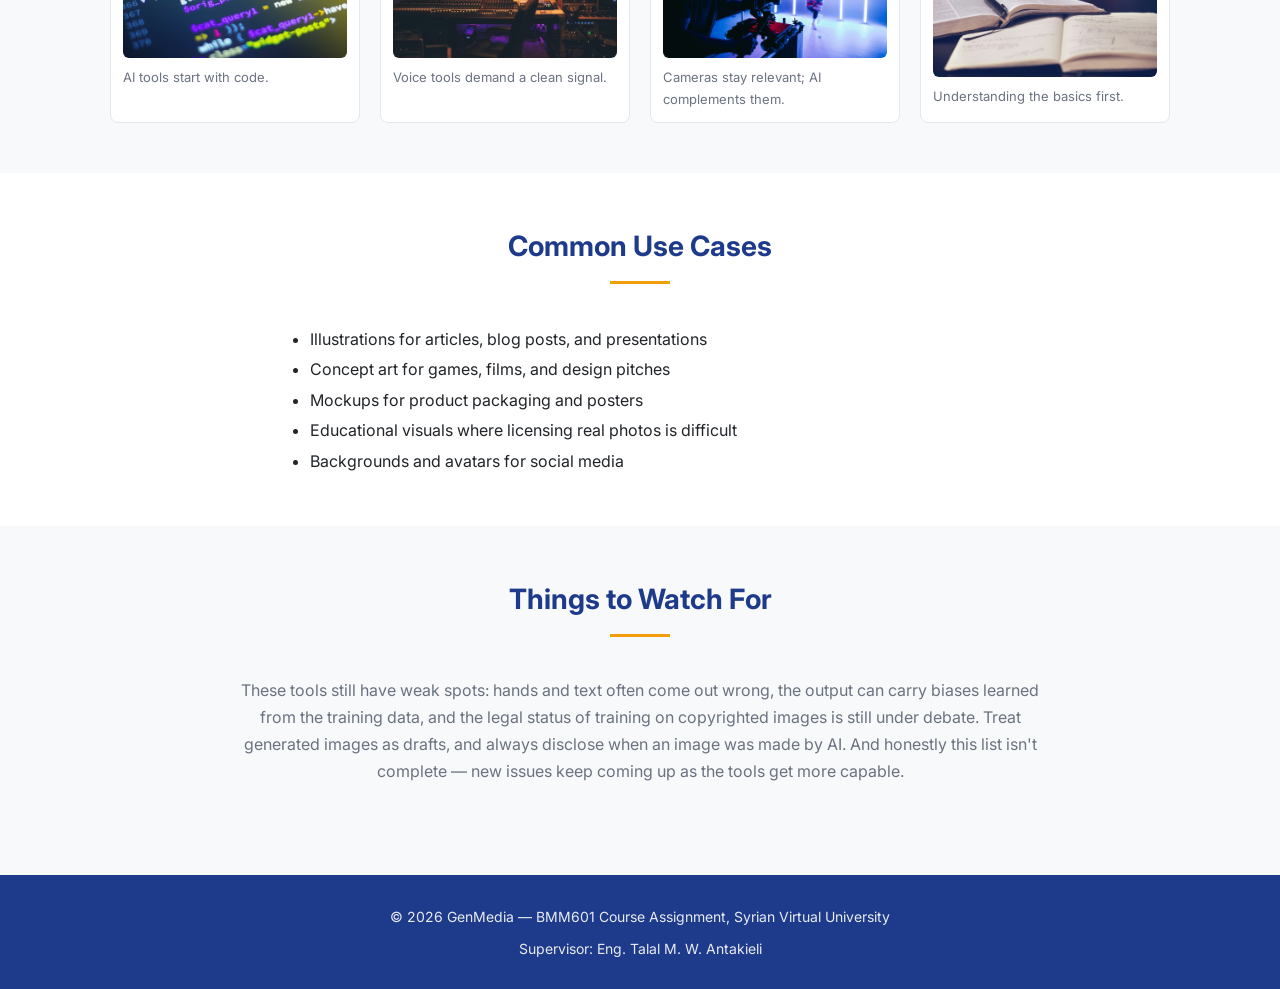
<file: public/images.html>
<!DOCTYPE html>
<html lang="en">
<head>
  <meta charset="UTF-8">
  <meta name="viewport" content="width=device-width, initial-scale=1.0">
  <title>Image Generation — GenMedia</title>
  <meta name="description" content="How AI generates images from text: Midjourney, DALL-E, Stable Diffusion. Examples, use cases, and limitations.">

  <!-- Google Fonts -->
  <link rel="preconnect" href="https://fonts.googleapis.com">
  <link rel="preconnect" href="https://fonts.gstatic.com" crossorigin>
  <link href="https://fonts.googleapis.com/css2?family=Inter:wght@400;600;700&display=swap" rel="stylesheet">

  <!-- Stylesheet -->
  <link rel="stylesheet" href="css/style.css">

  <!-- Favicon -->
  <link rel="icon" type="image/svg+xml" href="assets/logo/logo.svg">
</head>
<body>

  <!-- ============ Header ============ -->
  <header class="site-header">
    <div class="container header-inner">
      <a href="index.html" class="logo">
        <img src="assets/logo/logo.svg" alt="GenMedia Logo">
      </a>

      <nav class="main-nav">
        <ul>
          <li><a href="index.html">Home</a></li>
          <li><a href="images.html">Image Generation</a></li>
          <li><a href="audio-video.html">Audio &amp; Video</a></li>
          <li><a href="how-it-works.html">How it Works</a></li>
          <li><a href="about.html">About</a></li>
        </ul>
      </nav>
    </div>
  </header>

  <!-- ============ Page Hero ============ -->
  <section class="page-hero">
    <div class="container">
      <h1>Image Generation</h1>
      <p>How AI turns a sentence into a picture.</p>
    </div>
  </section>

  <!-- ============ Intro ============ -->
  <section>
    <div class="container">
      <h2 class="section-title">From Text to Image</h2>
      <p style="max-width: 800px; margin: 0 auto; text-align: center; color: var(--text-light); font-size: 16px;">
        You write a sentence — something like <em>"a quiet library at sunset"</em> —
        and the model gives you back a picture that matches it. That's the whole idea.
        Behind the scenes, the model has been trained on millions of image-and-caption
        pairs, so it has a pretty good sense of what each kind of scene looks like.
        The three tools below take different approaches: one leans artistic, one
        tries to follow your prompt literally, and one is open enough that you can
        tweak it yourself.
      </p>
    </div>
  </section>

  <!-- ============ Three Main Tools ============ -->
  <section style="background-color: white;">
    <div class="container">
      <h2 class="section-title">Three Popular Tools</h2>

      <div class="cards-grid">
        <div class="card">
          <h3>Midjourney</h3>
          <p>
            Known for highly artistic, cinematic results. Runs through a
            Discord interface and a paid subscription. Best when you want
            a polished look without tweaking many settings.
          </p>
        </div>

        <div class="card">
          <h3>DALL-E</h3>
          <p>
            Made by OpenAI, available inside ChatGPT. Tends to follow long,
            specific prompts more literally than other tools, which makes
            it useful for illustrations and concept work.
          </p>
        </div>

        <div class="card">
          <h3>Stable Diffusion</h3>
          <p>
            Open-source. Can run on a personal computer with a decent GPU.
            Many community variants exist for specific styles (anime,
            photorealistic, architectural, etc.).
          </p>
        </div>
      </div>
    </div>
  </section>

  <!-- ============ Sample Gallery ============ -->
  <section>
    <div class="container">
      <h2 class="section-title">Sample Gallery</h2>
      <p style="text-align: center; color: var(--text-light); margin-bottom: 10px; font-size: 14px;">
        Eight short examples. Four AI-generated illustrations and four real photographs, exported as WEBP/AVIF for performance.
      </p>

      <div class="gallery-grid">
        <div class="gallery-item">
          <picture>
            <source srcset="assets/images/ai-library.avif" type="image/avif">
            <source srcset="assets/images/ai-library.webp" type="image/webp">
            <img src="assets/images/ai-library.png" alt="A quiet library at sunset, AI-generated" loading="lazy">
          </picture>
          <p class="caption">A quiet library at sunset.</p>
          <span class="ai-badge">🤖 Generated by AI</span>
        </div>

        <div class="gallery-item">
          <picture>
            <source srcset="assets/images/ai-astronaut.avif" type="image/avif">
            <source srcset="assets/images/ai-astronaut.webp" type="image/webp">
            <img src="assets/images/ai-astronaut.png" alt="Astronaut in pastel geometric shapes, AI-generated" loading="lazy">
          </picture>
          <p class="caption">Watercolor astronaut concept.</p>
          <span class="ai-badge">🤖 Generated by AI</span>
        </div>

        <div class="gallery-item">
          <picture>
            <source srcset="assets/images/ai-soundwaves.avif" type="image/avif">
            <source srcset="assets/images/ai-soundwaves.webp" type="image/webp">
            <img src="assets/images/ai-soundwaves.png" alt="Audio waves transforming into musical notes, AI-generated" loading="lazy">
          </picture>
          <p class="caption">Sound visualization.</p>
          <span class="ai-badge">🤖 Generated by AI</span>
        </div>

        <div class="gallery-item">
          <picture>
            <source srcset="assets/images/ai-robothand.avif" type="image/avif">
            <source srcset="assets/images/ai-robothand.webp" type="image/webp">
            <img src="assets/images/ai-robothand.png" alt="Robotic hand painting on a canvas, AI-generated" loading="lazy">
          </picture>
          <p class="caption">Machine creativity, illustrated.</p>
          <span class="ai-badge">🤖 Generated by AI</span>
        </div>

        <div class="gallery-item">
          <picture>
            <source srcset="assets/images/real-tech.avif" type="image/avif">
            <source srcset="assets/images/real-tech.webp" type="image/webp">
            <img src="assets/images/real-tech.jpg" alt="Code on a screen" loading="lazy">
          </picture>
          <p class="caption">AI tools start with code.</p>
        </div>

        <div class="gallery-item">
          <picture>
            <source srcset="assets/images/real-studio.avif" type="image/avif">
            <source srcset="assets/images/real-studio.webp" type="image/webp">
            <img src="assets/images/real-studio.jpg" alt="Studio microphone close-up" loading="lazy">
          </picture>
          <p class="caption">Voice tools demand a clean signal.</p>
        </div>

        <div class="gallery-item">
          <picture>
            <source srcset="assets/images/real-camera.avif" type="image/avif">
            <source srcset="assets/images/real-camera.webp" type="image/webp">
            <img src="assets/images/real-camera.jpg" alt="Professional video camera" loading="lazy">
          </picture>
          <p class="caption">Cameras stay relevant; AI complements them.</p>
        </div>

        <div class="gallery-item">
          <picture>
            <source srcset="assets/images/real-study.avif" type="image/avif">
            <source srcset="assets/images/real-study.webp" type="image/webp">
            <img src="assets/images/real-study.jpg" alt="Notebook with diagrams" loading="lazy">
          </picture>
          <p class="caption">Understanding the basics first.</p>
        </div>
      </div>
    </div>
  </section>

  <!-- ============ Use Cases ============ -->
  <section style="background-color: white;">
    <div class="container">
      <h2 class="section-title">Common Use Cases</h2>
      <ul style="max-width: 700px; margin: 0 auto; color: var(--text); font-size: 16px; line-height: 1.9; padding-left: 20px;">
        <li>Illustrations for articles, blog posts, and presentations</li>
        <li>Concept art for games, films, and design pitches</li>
        <li>Mockups for product packaging and posters</li>
        <li>Educational visuals where licensing real photos is difficult</li>
        <li>Backgrounds and avatars for social media</li>
      </ul>
    </div>
  </section>

  <!-- ============ Limitations ============ -->
  <section>
    <div class="container">
      <h2 class="section-title">Things to Watch For</h2>
      <p style="max-width: 800px; margin: 0 auto; text-align: center; color: var(--text-light); font-size: 16px;">
        These tools still have weak spots: hands and text often come out wrong,
        the output can carry biases learned from the training data, and the
        legal status of training on copyrighted images is still under debate.
        Treat generated images as drafts, and always disclose when an image
        was made by AI. And honestly this list isn't complete — new issues
        keep coming up as the tools get more capable.
      </p>
    </div>
  </section>

  <!-- ============ Footer ============ -->
  <footer class="site-footer">
    <div class="container">
      <p>&copy; 2026 GenMedia — BMM601 Course Assignment, Syrian Virtual University</p>
      <p>Supervisor: Eng. Talal M. W. Antakieli</p>
    </div>
  </footer>

  <script src="js/main.js"></script>
</body>
</html>
</file>
<file: public/css/style.css>
/* ==========================================
   GenMedia - BMM601 Project
   Multimedia Systems Course - Spring 2026
   ========================================== */

/* Color palette */
:root {
  --primary:    #1E3A8A;    /* deep blue */
  --accent:     #F59E0B;    /* orange */
  --bg:         #F8F9FA;    /* light gray */
  --text:       #212529;    /* soft black */
  --text-light: #6B7280;    /* muted gray for secondary text */
  --border:     #E5E7EB;
  --white:      #FFFFFF;
}

/* ====== Basic reset ====== */
* {
  margin: 0;
  padding: 0;
  box-sizing: border-box;
}

body {
  font-family: 'Inter', Arial, sans-serif;
  background-color: var(--bg);
  color: var(--text);
  line-height: 1.7;
}

/* ====== Layout ====== */
.container {
  max-width: 1100px;
  margin: 0 auto;
  padding: 0 20px;
}

/* ====== Header ====== */
.site-header {
  background-color: var(--white);
  border-bottom: 2px solid var(--border);
  padding: 15px 0;
  position: sticky;
  top: 0;
  z-index: 100;
}

.header-inner {
  display: flex;
  align-items: center;
  justify-content: space-between;
  gap: 20px;
  flex-wrap: wrap;
}

.logo img {
  height: 50px;
  width: auto;
  display: block;
}

/* ====== Navigation ====== */
.main-nav ul {
  list-style: none;
  display: flex;
  gap: 25px;
  flex-wrap: wrap;
}

.main-nav a {
  color: var(--text);
  text-decoration: none;
  font-weight: 600;
  font-size: 15px;
  transition: color 0.2s;
}

.main-nav a:hover,
.main-nav a.active {
  color: var(--accent);
}

/* ====== Hero ====== */
.hero {
  background: linear-gradient(135deg, var(--primary) 0%, #2849a8 100%);
  color: var(--white);
  padding: 70px 0;
  text-align: center;
}

.hero h1 {
  font-size: 36px;
  margin-bottom: 15px;
  font-weight: 700;
}

.hero p {
  font-size: 18px;
  max-width: 700px;
  margin: 0 auto 25px;
  opacity: 0.95;
}

.hero .btn {
  display: inline-block;
  background-color: var(--accent);
  color: var(--white);
  padding: 12px 28px;
  border-radius: 5px;
  text-decoration: none;
  font-weight: 700;
  margin: 5px;
  transition: transform 0.2s;
}

.hero .btn:hover {
  transform: translateY(-2px);
}

.hero .btn.secondary {
  background-color: transparent;
  border: 2px solid var(--white);
}

/* ====== Sections ====== */
section {
  padding: 50px 0;
}

.section-title {
  font-size: 28px;
  color: var(--primary);
  margin-bottom: 30px;
  text-align: center;
  position: relative;
  padding-bottom: 10px;
}

.section-title::after {
  content: '';
  display: block;
  width: 60px;
  height: 3px;
  background-color: var(--accent);
  margin: 10px auto 0;
}

/* ====== Cards Grid ====== */
.cards-grid {
  display: grid;
  grid-template-columns: repeat(auto-fit, minmax(280px, 1fr));
  gap: 25px;
  margin-top: 30px;
}

.card {
  background-color: var(--white);
  border: 1px solid var(--border);
  border-radius: 8px;
  padding: 25px;
  transition: box-shadow 0.2s;
}

.card:hover {
  box-shadow: 0 4px 12px rgba(0, 0, 0, 0.08);
}

.card h3 {
  color: var(--primary);
  margin-bottom: 12px;
  font-size: 20px;
}

.card p {
  color: var(--text-light);
  font-size: 15px;
}

/* ====== AI Badge ====== */
.ai-badge {
  display: inline-block;
  background-color: #FEF3C7;
  color: #92400E;
  padding: 4px 10px;
  border-radius: 12px;
  font-size: 12px;
  font-weight: 600;
  margin-top: 8px;
}

/* ====== Footer ====== */
.site-footer {
  background-color: var(--primary);
  color: var(--white);
  padding: 30px 0 20px;
  margin-top: 40px;
  text-align: center;
}

.site-footer p {
  margin-bottom: 8px;
  font-size: 14px;
  opacity: 0.9;
}

.site-footer a {
  color: var(--accent);
  text-decoration: none;
}

/* ====== Responsive ====== */
@media (max-width: 768px) {
  .hero h1 {
    font-size: 26px;
  }

  .hero p {
    font-size: 16px;
  }

  .header-inner {
    flex-direction: column;
    gap: 15px;
  }

  .main-nav ul {
    gap: 15px;
    justify-content: center;
  }

  .section-title {
    font-size: 22px;
  }
}

/* ==========================================
   Day 2 additions — sub-page components
   ========================================== */

/* ====== Page hero (smaller variant for sub-pages) ====== */
.page-hero {
  background: linear-gradient(135deg, var(--primary) 0%, #2849a8 100%);
  color: var(--white);
  padding: 45px 0 40px;
  text-align: center;
}

.page-hero h1 {
  font-size: 30px;
  margin-bottom: 8px;
  font-weight: 700;
}

.page-hero p {
  font-size: 16px;
  max-width: 600px;
  margin: 0 auto;
  opacity: 0.9;
}

/* ====== Placeholder image (used until real WEBP/AVIF arrives) ====== */
.placeholder-img {
  width: 100%;
  aspect-ratio: 4 / 3;
  background-color: #E5E7EB;
  color: var(--text-light);
  display: flex;
  align-items: center;
  justify-content: center;
  font-size: 13px;
  font-style: italic;
  border-radius: 6px;
}

/* ====== Image gallery (images.html) ====== */
.gallery-grid {
  display: grid;
  grid-template-columns: repeat(auto-fit, minmax(220px, 1fr));
  gap: 20px;
  margin-top: 25px;
}

.gallery-item {
  background-color: var(--white);
  border: 1px solid var(--border);
  border-radius: 8px;
  padding: 12px;
  transition: box-shadow 0.2s;
}

.gallery-item:hover {
  box-shadow: 0 4px 12px rgba(0, 0, 0, 0.08);
}

.gallery-item img {
  width: 100%;
  height: auto;
  display: block;
  border-radius: 6px;
}

.gallery-item .caption {
  font-size: 13px;
  color: var(--text-light);
  margin-top: 8px;
}

/* ====== Media block (audio-video.html) ====== */
.media-block {
  max-width: 720px;
  margin: 25px auto;
  background-color: var(--white);
  border: 1px solid var(--border);
  border-radius: 8px;
  padding: 20px;
  text-align: center;
}

.media-block audio,
.media-block video {
  width: 100%;
  border-radius: 8px;
  margin-bottom: 8px;
}

.media-caption {
  font-size: 13px;
  color: var(--text-light);
  margin-top: 8px;
}

/* ====== Architecture comparison table (how-it-works.html) ====== */
.compare-table {
  width: 100%;
  border-collapse: collapse;
  margin-top: 25px;
  background-color: var(--white);
  font-size: 14px;
}

.compare-table th,
.compare-table td {
  padding: 12px 14px;
  text-align: left;
  border: 1px solid var(--border);
  vertical-align: top;
}

.compare-table thead th {
  background-color: var(--primary);
  color: var(--white);
  font-weight: 600;
}

.compare-table tbody tr:nth-child(even) {
  background-color: var(--bg);
}

/* ====== Diagram placeholder (how-it-works.html) ====== */
.diagram-placeholder {
  width: 100%;
  min-height: 180px;
  background-color: #E5E7EB;
  color: var(--text-light);
  display: flex;
  align-items: center;
  justify-content: center;
  font-size: 13px;
  font-style: italic;
  border-radius: 6px;
  margin: 15px 0;
}

/* ====== About page ====== */
.team-card {
  text-align: center;
}

.team-card h3 {
  margin-bottom: 4px;
}

.team-role {
  font-size: 13px;
  color: var(--text-light);
  font-style: italic;
}

.supervisor-block {
  background-color: var(--white);
  border: 1px solid var(--border);
  border-left: 4px solid var(--accent);
  border-radius: 6px;
  padding: 18px 22px;
  max-width: 600px;
  margin: 20px auto;
  text-align: left;
}

.supervisor-block h3 {
  color: var(--primary);
  margin-bottom: 4px;
  font-size: 18px;
}

.supervisor-block p {
  color: var(--text-light);
  font-size: 14px;
}

.references {
  max-width: 800px;
  margin: 0 auto;
  padding-left: 22px;
  font-size: 14px;
  line-height: 1.9;
}

.references li {
  margin-bottom: 6px;
}

.references a {
  color: var(--primary);
  text-decoration: none;
}

.references a:hover {
  text-decoration: underline;
  color: var(--accent);
}

/* ====== Responsive additions for Day 2 components ====== */
@media (max-width: 768px) {
  .page-hero h1 {
    font-size: 24px;
  }

  .page-hero p {
    font-size: 14px;
  }

  .compare-table {
    font-size: 13px;
  }

  .compare-table th,
  .compare-table td {
    padding: 8px 10px;
  }
}
</file>
